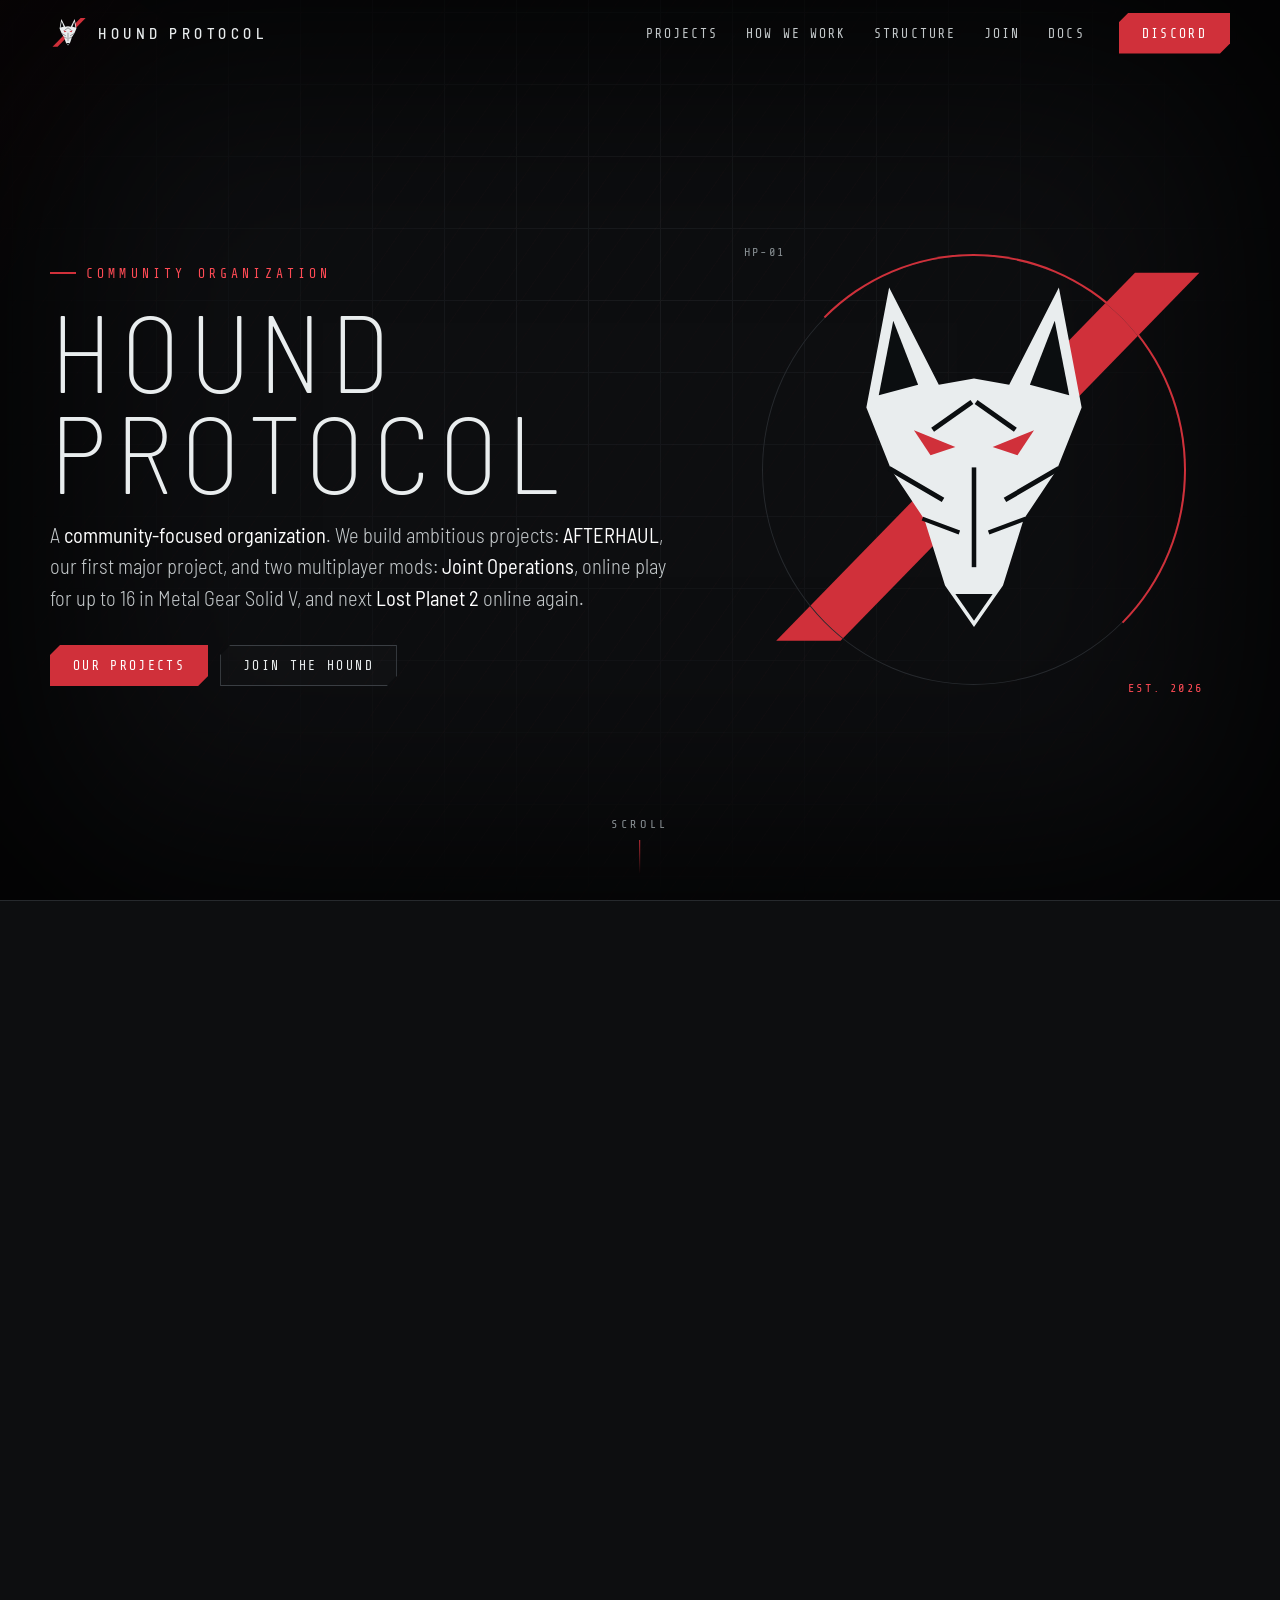
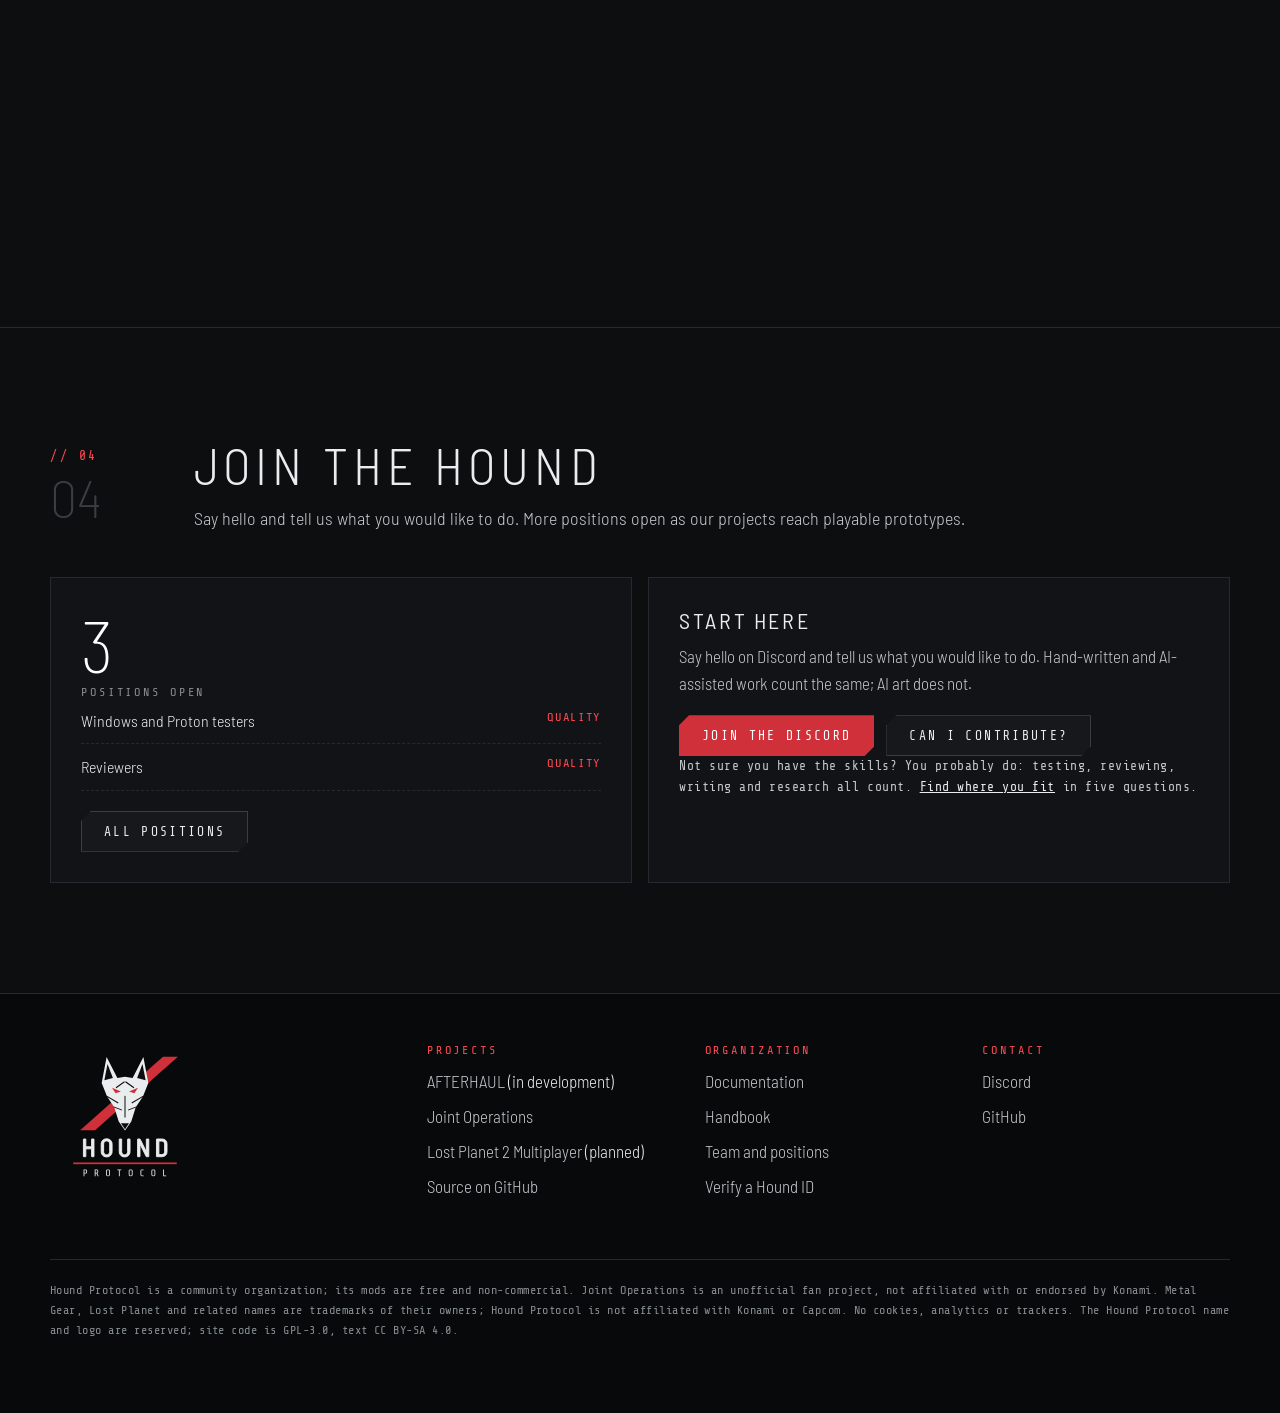
<file: index.html>
<!doctype html>
<html lang="en" class="no-js">
<head>
<meta charset="utf-8">
<meta name="viewport" content="width=device-width, initial-scale=1, viewport-fit=cover">
<title>Hound Protocol</title>
<meta name="description" content="Hound Protocol is a community-focused organization. We build ambitious projects: AFTERHAUL, an offroad trucking game for up to 8 players and our first major project, and two multiplayer mods, Joint Operations for Metal Gear Solid V and Lost Planet 2 Multiplayer.">
<meta name="theme-color" content="#0d0e10">
<meta property="og:type" content="website">
<meta property="og:title" content="Hound Protocol">
<meta property="og:description" content="A community-focused organization. We build ambitious projects: AFTERHAUL, our first major project, and two multiplayer mods.">
<meta property="og:image" content="https://hound-protocol.github.io/hound-protocol-web/assets/brand/hound-protocol-avatar.png">
<link rel="icon" href="assets/img/favicon.svg" type="image/svg+xml">
<link rel="preload" href="assets/fonts/barlow-semi-condensed-extralight.woff" as="font" type="font/woff" crossorigin>
<link rel="stylesheet" href="assets/css/hp.css">
</head>
<body>
<div class="boot" id="boot" aria-hidden="true">
  <div><svg class="b-mark" viewBox="0 0 200 200" aria-hidden="true"><g class="b-slash"><polygon points="14.0,176.0 170.0,16.0 198.0,16.0 42.0,176.0" fill="#d0303a"/></g><g class="b-face"><g transform="translate(10 8) scale(0.9)"><polygon points="100.0,60.0 117.0,63.0 141.0,16.0 152.0,74.0 140.0,104.0 124.0,128.0 114.0,160.0 100.0,180.0 86.0,160.0 76.0,128.0 60.0,104.0 48.0,74.0 59.0,16.0 83.0,63.0" fill="#e9edee"/><polygon points="139.0,32.0 146.0,68.0 127.0,63.0" fill="#0b0e10"/><polygon points="109.0,93.0 129.0,85.0 121.0,97.0" fill="#d0303a"/><line x1="102" y1="72" x2="119" y2="84" stroke="#0b0e10" stroke-width="2.4" stroke-linecap="square"/><line x1="140" y1="104" x2="116" y2="118" stroke="#0b0e10" stroke-width="2.4" stroke-linecap="square"/><line x1="124" y1="128" x2="108" y2="134" stroke="#0b0e10" stroke-width="2" stroke-linecap="square"/><polygon points="61.0,32.0 54.0,68.0 73.0,63.0" fill="#0b0e10"/><polygon points="91.0,93.0 71.0,85.0 79.0,97.0" fill="#d0303a"/><line x1="98" y1="72" x2="81" y2="84" stroke="#0b0e10" stroke-width="2.4" stroke-linecap="square"/><line x1="60" y1="104" x2="84" y2="118" stroke="#0b0e10" stroke-width="2.4" stroke-linecap="square"/><line x1="76" y1="128" x2="92" y2="134" stroke="#0b0e10" stroke-width="2" stroke-linecap="square"/><line x1="100" y1="104" x2="100" y2="150" stroke="#0b0e10" stroke-width="2.2" stroke-linecap="square"/><polygon points="91.0,164.0 109.0,164.0 100.0,177.0" fill="#0b0e10"/></g></g></svg><div class="b-txt">Hound <i>/</i> Protocol</div><div class="b-bar"><span></span></div></div>
</div>
<div class="backdrop" aria-hidden="true"><div class="grid"></div><div class="hatch"></div><div class="sweep"></div><div class="vign"></div></div>

<header class="top" id="top">
  <div class="wrap">
    <a class="brand" href="#"><svg viewBox="0 0 200 200" aria-hidden="true"><polygon points="14.0,176.0 170.0,16.0 198.0,16.0 42.0,176.0" fill="#d0303a"/><g transform="translate(10 8) scale(0.9)"><polygon points="100.0,60.0 117.0,63.0 141.0,16.0 152.0,74.0 140.0,104.0 124.0,128.0 114.0,160.0 100.0,180.0 86.0,160.0 76.0,128.0 60.0,104.0 48.0,74.0 59.0,16.0 83.0,63.0" fill="#e9edee"/><polygon points="139.0,32.0 146.0,68.0 127.0,63.0" fill="#0b0e10"/><polygon points="109.0,93.0 129.0,85.0 121.0,97.0" fill="#d0303a"/><line x1="102" y1="72" x2="119" y2="84" stroke="#0b0e10" stroke-width="2.4" stroke-linecap="square"/><line x1="140" y1="104" x2="116" y2="118" stroke="#0b0e10" stroke-width="2.4" stroke-linecap="square"/><line x1="124" y1="128" x2="108" y2="134" stroke="#0b0e10" stroke-width="2" stroke-linecap="square"/><polygon points="61.0,32.0 54.0,68.0 73.0,63.0" fill="#0b0e10"/><polygon points="91.0,93.0 71.0,85.0 79.0,97.0" fill="#d0303a"/><line x1="98" y1="72" x2="81" y2="84" stroke="#0b0e10" stroke-width="2.4" stroke-linecap="square"/><line x1="60" y1="104" x2="84" y2="118" stroke="#0b0e10" stroke-width="2.4" stroke-linecap="square"/><line x1="76" y1="128" x2="92" y2="134" stroke="#0b0e10" stroke-width="2" stroke-linecap="square"/><line x1="100" y1="104" x2="100" y2="150" stroke="#0b0e10" stroke-width="2.2" stroke-linecap="square"/><polygon points="91.0,164.0 109.0,164.0 100.0,177.0" fill="#0b0e10"/></g></svg><b>Hound Protocol</b></a>
    <button class="menu-btn" id="menuBtn" aria-expanded="false" aria-controls="nav">Menu</button>
    <nav class="nav" id="nav" aria-label="Sections">
      <a href="#projects">Projects</a><a href="#how">How we work</a><a href="#structure">Structure</a><a href="#join">Join</a><a href="docs.html">Docs</a>
    </nav>
    <a class="btn red" href="https://discord.gg/QTpJ89kMCM" target="_blank" rel="noopener noreferrer">Discord</a>
  </div>
</header>

<main>
  <section class="hero" aria-label="Hound Protocol">
    <div class="wrap">
      <div class="rv">
        <span class="kicker">Community organization</span>
        <h1><span class="r">Hound</span><span class="r">Protocol</span></h1>
        <p class="lead">A <b>community-focused organization</b>. We build ambitious projects: <b>AFTERHAUL</b>, our first major project, and two multiplayer mods: <b>Joint Operations</b>, online play for up to 16 in Metal Gear Solid V, and next <b>Lost Planet 2</b> online again.</p>
        <div class="cta"><a class="btn red" href="#projects">Our projects</a><a class="btn" href="#join">Join the Hound</a></div>
      </div>
      <div class="hero-mark rv" data-d="200"><div class="ring"></div><span class="tick a">HP-01</span><span class="tick b">EST. 2026</span><div id="heroMark"><svg viewBox="0 0 200 200" role="img" aria-label="Hound Protocol"><g class="slash"><polygon points="14.0,176.0 170.0,16.0 198.0,16.0 42.0,176.0" fill="#d0303a"/></g><g transform="translate(10 8) scale(0.9)"><polygon points="100.0,60.0 117.0,63.0 141.0,16.0 152.0,74.0 140.0,104.0 124.0,128.0 114.0,160.0 100.0,180.0 86.0,160.0 76.0,128.0 60.0,104.0 48.0,74.0 59.0,16.0 83.0,63.0" fill="#e9edee"/><polygon points="139.0,32.0 146.0,68.0 127.0,63.0" fill="#0b0e10"/><polygon points="109.0,93.0 129.0,85.0 121.0,97.0" fill="#d0303a"/><line x1="102" y1="72" x2="119" y2="84" stroke="#0b0e10" stroke-width="2.4" stroke-linecap="square"/><line x1="140" y1="104" x2="116" y2="118" stroke="#0b0e10" stroke-width="2.4" stroke-linecap="square"/><line x1="124" y1="128" x2="108" y2="134" stroke="#0b0e10" stroke-width="2" stroke-linecap="square"/><polygon points="61.0,32.0 54.0,68.0 73.0,63.0" fill="#0b0e10"/><polygon points="91.0,93.0 71.0,85.0 79.0,97.0" fill="#d0303a"/><line x1="98" y1="72" x2="81" y2="84" stroke="#0b0e10" stroke-width="2.4" stroke-linecap="square"/><line x1="60" y1="104" x2="84" y2="118" stroke="#0b0e10" stroke-width="2.4" stroke-linecap="square"/><line x1="76" y1="128" x2="92" y2="134" stroke="#0b0e10" stroke-width="2" stroke-linecap="square"/><line x1="100" y1="104" x2="100" y2="150" stroke="#0b0e10" stroke-width="2.2" stroke-linecap="square"/><polygon points="91.0,164.0 109.0,164.0 100.0,177.0" fill="#0b0e10"/></g></svg></div></div>
    </div>
    <div class="scroll-cue">Scroll</div>
  </section>

  <section class="s" id="projects">
    <div class="wrap">
      <div class="s-head rv"><div class="s-num">// 01<b>01</b></div><div><h2>Projects</h2><p>One main project, and the side projects we build beside it. Each has its own team and its own documentation.</p></div></div>
      <div class="tier main">
        <div class="tier-tab rv" aria-hidden="true"><span>Main project</span><b>01</b></div>
      <article class="proj ah rv wipe" id="afterhaul" aria-labelledby="ahTitle">
        <div class="ah-mark" aria-hidden="true"><b>AFTER</b><b>HAUL</b><span>Video game</span></div>
        <div>
          <span class="tag">Video game · In development</span>
          <h3 id="ahTitle">AFTERHAUL</h3>
          <p>A visceral offroad trucking experience for up to 8 players: a comprehensive structure, a destructible environment, deformable ground and more.</p>
          <ul class="facts"><li>Players <b>up to 8</b></li><li>Status <b>in development</b></li><li>Community <b><a href="https://discord.gg/QTpJ89kMCM" target="_blank" rel="noopener noreferrer">Discord</a></b></li></ul>
        </div>
        <a class="go" href="https://hound-protocol.github.io/afterhaul-web/">Visit the website →</a>
      </article>
      </div>
      <div class="tier side">
        <div class="tier-head rv"><span class="tier-label">Side projects</span><b>02</b><i aria-hidden="true"></i><em>Multiplayer mods, built in the open and free</em></div>
        <div class="side-grid">
      <a class="proj mod rv wipe" href="https://hound-protocol.github.io/joint-operations-web/">
        <img src="assets/brand/joint-operations-mark.svg" alt="Joint Operations" width="220" height="203">
        <div>
          <span class="tag">Multiplayer mod · In development</span>
          <h3>Joint Operations</h3>
          <p>A multiplayer mod for Metal Gear Solid V: The Phantom Pain. The host runs the missions, up to 15 clients share the session in the same open world. Windows and Linux. Free and open source.</p>
          <ul class="facts"><li>Website <b id="joVersion">1.x</b></li><li>First playable <b>0.1</b></li><li>Players <b>up to 16</b></li></ul>
          <div class="meter"><i id="joMeter" data-w="0%"></i></div><ul class="facts"><li id="joProgress">Road to 0.1</li></ul>
        </div>
        <span class="go">Visit the project →</span>
      </a>
      <article class="proj planned rv wipe" id="lost-planet-2" aria-labelledby="lp2Title">
        <div class="ph" aria-hidden="true"><b>LP2</b><span>Working name</span></div>
        <div>
          <span class="tag">Multiplayer mod · Planned, not started</span>
          <h3 id="lp2Title">Lost Planet&nbsp;2 Multiplayer</h3>
          <p>Lost Planet 2 (2010) was made to be played together: a campaign for four players and versus matches for sixteen. On PC its online play ran on Games for Windows Live. Steam sales have been paused since 2021, and an update in May 2025 removed Games for Windows Live, and official online play with it. We want owners of the game to play it together online again, and later perhaps other Lost Planet titles.</p>
          <ul class="facts"><li>Co-op <b>up to 4</b></li><li>Versus <b>up to 16</b></li><li>PC</li><li>Your own copy</li></ul>
          <ul class="facts rules"><li>No Capcom files or assets</li><li>Clean-room, open source</li><li>Not affiliated with Capcom</li></ul>
          <p class="src">Sources: <a href="https://store.steampowered.com/app/45750/Lost_Planet_2" target="_blank" rel="noopener noreferrer">Steam store page</a>, <a href="https://www.pcgamer.com/games/action/4-years-after-being-delisted-lost-planet-2-finally-got-a-steam-update-to-remove-games-for-windows-live-but-it-also-removed-online-multiplayer-and-blew-up-everyones-saves/" target="_blank" rel="noopener noreferrer">PC Gamer, May 2025</a>. Details and planning on Discord.</p>
        </div>
        <a class="go" href="https://discord.gg/QTpJ89kMCM" target="_blank" rel="noopener noreferrer">Talk about it →</a>
      </article>
        </div>
      </div>
      <div class="next rv" data-d="150"><b>More to come.</b> New projects start when the team is ready for them. Ideas are welcome on Discord.</div>
    </div>
  </section>

  <section class="s" id="how">
    <div class="wrap">
      <div class="s-head rv"><div class="s-num">// 02<b>02</b></div><div><h2>How we work</h2><p>A passion project, not a boot camp. No deadlines, no time pressure. What we ask for is care.</p></div></div>
      <div class="cards">
        <article class="card rv" data-d="0"><span class="n">01</span><h3>Solid hierarchy</h3><p>Everyone knows who decides what. Authority only flows down, and only in its own kind: social, technical or organizational.</p></article>
        <article class="card rv" data-d="120"><span class="n">02</span><h3>Open communication</h3><p>Anyone can talk to anyone, at any level. Questions, ideas and disagreements happen in the open by default.</p></article>
        <article class="card rv" data-d="240"><span class="n">03</span><h3>Transparency</h3><p>Decisions are written down with who made them and why. Roles are public. Work is credited to the person who did it, and to the tools they used.</p></article>
      </div>
    </div>
  </section>

  <section class="s" id="structure">
    <div class="wrap">
      <div class="s-head rv"><div class="s-num">// 03<b>03</b></div><div><h2>Structure</h2><p>Organized like a unit: four departments, keycard levels from LV2 to LV7, and contractors graded E to S++ in each field.</p></div></div>
      <div class="chain rv wipe">
        <div class="dept"><span class="lv">LV6</span><h3>Administration</h3><p>Direction, accounts, community and moderation, recruiting.</p></div>
        <div class="dept"><span class="lv">LV5</span><h3>Development</h3><p>Architecture, code, merges and contract scope.</p></div>
        <div class="dept"><span class="lv">LV4</span><h3>Quality</h3><p>Testing on Windows and Linux, reviews, release sign-off.</p></div>
        <div class="dept"><span class="lv">LV3</span><h3>Contractors</h3><p>Take a contract, deliver it, leave whenever you like.</p></div>
      </div>
      <p class="note rv">Careless work and skipped duties earn infractions at every level, leads included. Three suspend, appeals are always open. Full rules: <a href="docs.html#handbook">the handbook</a>.</p>
    </div>
  </section>

  <section class="s" id="join">
    <div class="wrap">
      <div class="s-head rv"><div class="s-num">// 04<b>04</b></div><div><h2>Join the Hound</h2><p>Say hello and tell us what you would like to do. More positions open as our projects reach playable prototypes.</p></div></div>
      <div class="join">
        <div class="panel rv" data-d="0"><div class="big-num" id="openNum">3<small>positions open</small></div><ul class="open-list" id="openList"><li>Windows and Proton testers<span>Quality</span></li><li>Reviewers<span>Quality</span></li></ul><a class="btn" href="https://hound-protocol.github.io/joint-operations-web/#/team">All positions</a></div>
        <div class="panel rv" data-d="150"><h3>Start here</h3><p>Say hello on Discord and tell us what you would like to do. Hand-written and AI-assisted work count the same; AI art does not.</p>
          <div class="cta" style="display:flex;flex-wrap:wrap;gap:12px"><a class="btn red" href="https://discord.gg/QTpJ89kMCM" target="_blank" rel="noopener noreferrer">Join the Discord</a><a class="btn" href="docs.html#hp-gde-017">Can I contribute?</a></div>
          <p class="note">Not sure you have the skills? You probably do: testing, reviewing, writing and research all count. <a href="docs.html#hp-gde-017">Find where you fit</a> in five questions.</p></div>
      </div>
    </div>
  </section>
</main>

<footer>
  <div class="wrap">
    <div><img class="lock" src="assets/brand/hound-protocol-lockup.svg" alt="Hound Protocol" width="150" height="138"></div>
    <div><h4>Projects</h4><ul><li><a href="https://hound-protocol.github.io/afterhaul-web/">AFTERHAUL</a> (in development)</li><li><a href="https://hound-protocol.github.io/joint-operations-web/">Joint Operations</a></li><li><a href="#lost-planet-2">Lost Planet 2 Multiplayer</a> (planned)</li><li><a href="https://github.com/Hound-Protocol/Joint-Operations">Source on GitHub</a></li></ul></div>
    <div><h4>Organization</h4><ul><li><a href="docs.html">Documentation</a></li><li><a href="docs.html#handbook">Handbook</a></li><li><a href="https://hound-protocol.github.io/joint-operations-web/#/team">Team and positions</a></li><li><a href="https://hound-protocol.github.io/joint-operations-web/#/verify">Verify a Hound ID</a></li></ul></div>
    <div><h4>Contact</h4><ul><li><a href="https://discord.gg/QTpJ89kMCM">Discord</a></li><li><a href="https://github.com/Hound-Protocol">GitHub</a></li></ul></div>
    <p class="fine">Hound Protocol is a community organization; its mods are free and non-commercial. Joint Operations is an unofficial fan project, not affiliated with or endorsed by Konami. Metal Gear, Lost Planet and related names are trademarks of their owners; Hound Protocol is not affiliated with Konami or Capcom. No cookies, analytics or trackers. The Hound Protocol name and logo are reserved; site code is GPL-3.0, text CC BY-SA 4.0.</p>
  </div>
</footer>
<script src="assets/js/hp.js"></script>
</body>
</html>
</file>
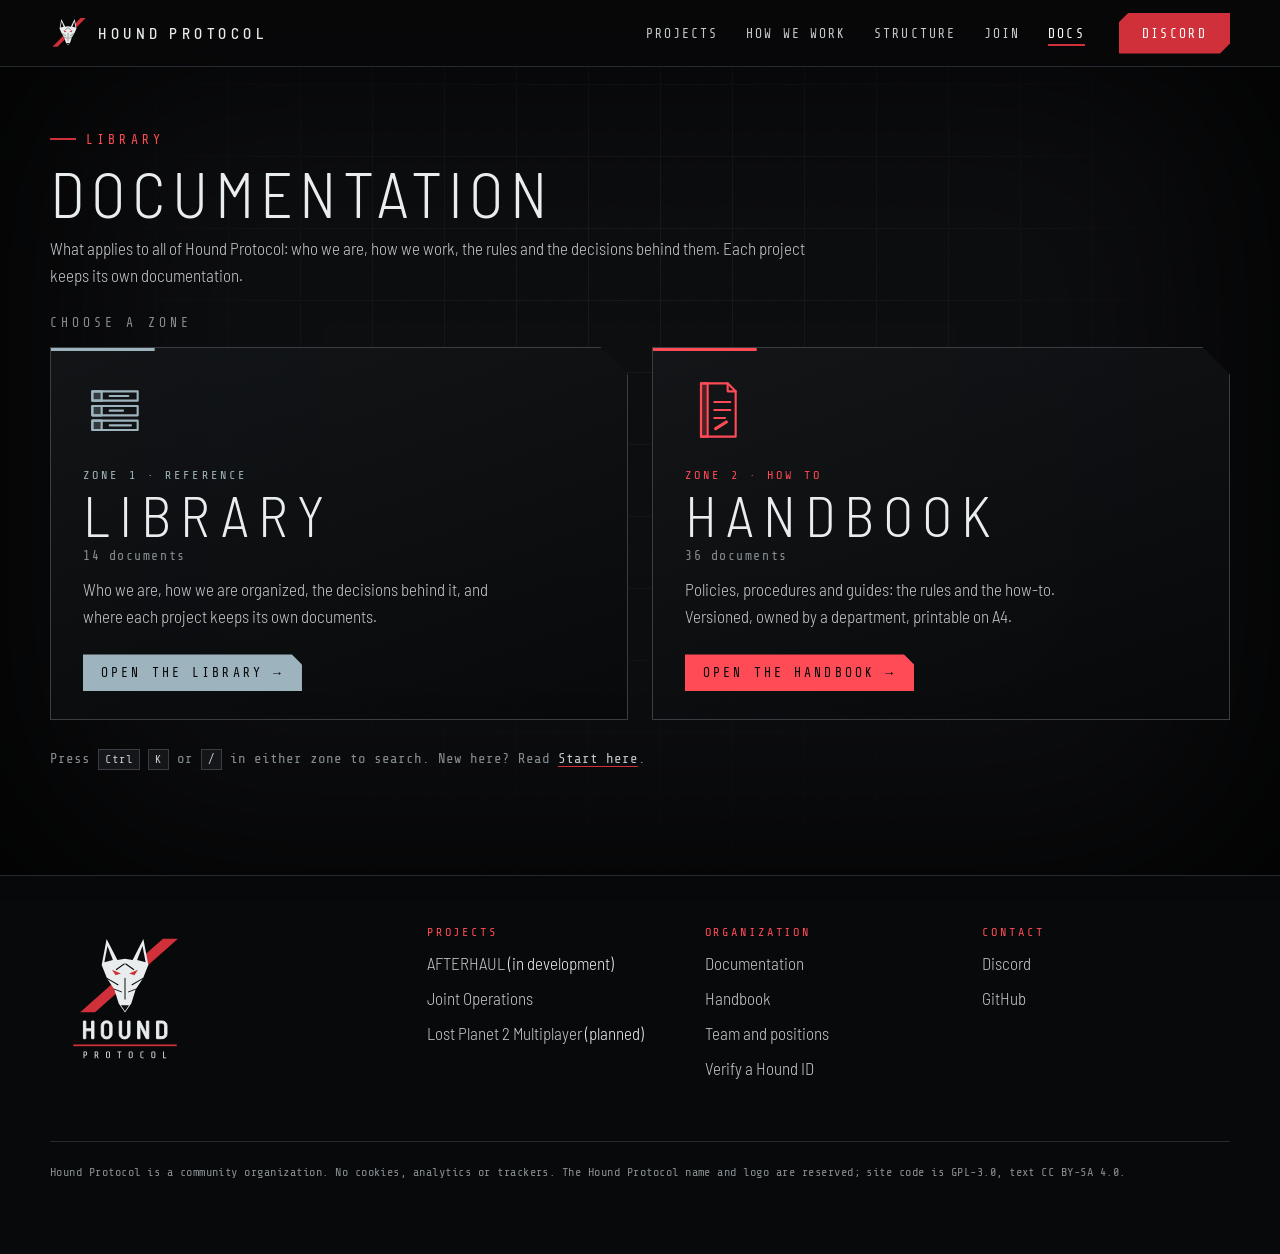
<file: docs.html>
<!doctype html>
<html lang="en" class="no-js">
<head>
<meta charset="utf-8">
<meta name="viewport" content="width=device-width, initial-scale=1, viewport-fit=cover">
<title>Documentation · Hound Protocol</title>
<meta name="description" content="Hound Protocol documentation: the Library (team, governance, decisions, brand) and the Handbook (policies, procedures and guides) that apply to every project.">
<meta name="theme-color" content="#0d0e10">
<link rel="icon" href="assets/img/favicon.svg" type="image/svg+xml">
<link rel="stylesheet" href="assets/css/hp.css">
<link rel="stylesheet" href="assets/css/docs.css">
</head>
<body class="docs-page">
<div class="boot done" id="boot" aria-hidden="true"></div>
<div class="backdrop" aria-hidden="true"><div class="grid"></div><div class="hatch"></div><div class="vign"></div></div>

<header class="top solid" id="top">
  <div class="wrap">
    <a class="brand" href="./"><svg viewBox="0 0 200 200" aria-hidden="true"><polygon points="14.0,176.0 170.0,16.0 198.0,16.0 42.0,176.0" fill="#d0303a"/><g transform="translate(10 8) scale(0.9)"><polygon points="100.0,60.0 117.0,63.0 141.0,16.0 152.0,74.0 140.0,104.0 124.0,128.0 114.0,160.0 100.0,180.0 86.0,160.0 76.0,128.0 60.0,104.0 48.0,74.0 59.0,16.0 83.0,63.0" fill="#e9edee"/><polygon points="139.0,32.0 146.0,68.0 127.0,63.0" fill="#0b0e10"/><polygon points="109.0,93.0 129.0,85.0 121.0,97.0" fill="#d0303a"/><line x1="102" y1="72" x2="119" y2="84" stroke="#0b0e10" stroke-width="2.4" stroke-linecap="square"/><line x1="140" y1="104" x2="116" y2="118" stroke="#0b0e10" stroke-width="2.4" stroke-linecap="square"/><line x1="124" y1="128" x2="108" y2="134" stroke="#0b0e10" stroke-width="2" stroke-linecap="square"/><polygon points="61.0,32.0 54.0,68.0 73.0,63.0" fill="#0b0e10"/><polygon points="91.0,93.0 71.0,85.0 79.0,97.0" fill="#d0303a"/><line x1="98" y1="72" x2="81" y2="84" stroke="#0b0e10" stroke-width="2.4" stroke-linecap="square"/><line x1="60" y1="104" x2="84" y2="118" stroke="#0b0e10" stroke-width="2.4" stroke-linecap="square"/><line x1="76" y1="128" x2="92" y2="134" stroke="#0b0e10" stroke-width="2" stroke-linecap="square"/><line x1="100" y1="104" x2="100" y2="150" stroke="#0b0e10" stroke-width="2.2" stroke-linecap="square"/><polygon points="91.0,164.0 109.0,164.0 100.0,177.0" fill="#0b0e10"/></g></svg><b>Hound Protocol</b></a>
    <button class="menu-btn" id="menuBtn" aria-expanded="false" aria-controls="nav">Menu</button>
    <nav class="nav" id="nav" aria-label="Sections">
      <a href="./#projects">Projects</a><a href="./#how">How we work</a><a href="./#structure">Structure</a><a href="./#join">Join</a><a class="on" href="docs.html" aria-current="page">Docs</a>
    </nav>
    <a class="btn red" href="https://discord.gg/QTpJ89kMCM" target="_blank" rel="noopener noreferrer">Discord</a>
  </div>
</header>

<main class="docs-main">
  <div class="wrap" id="docApp">
    <noscript><div class="docs-head"><h1>Documentation</h1><p class="lead">The documents are on <a href="https://github.com/Hound-Protocol/hound-protocol-web/tree/main/docs">GitHub</a>.</p></div></noscript>
  </div>
</main>

<footer>
  <div class="wrap">
    <div><img class="lock" src="assets/brand/hound-protocol-lockup.svg" alt="Hound Protocol" width="150" height="138"></div>
    <div><h4>Projects</h4><ul><li><a href="./#afterhaul">AFTERHAUL</a> (in development)</li><li><a href="https://hound-protocol.github.io/joint-operations-web/">Joint Operations</a></li><li><a href="./#lost-planet-2">Lost Planet 2 Multiplayer</a> (planned)</li></ul></div>
    <div><h4>Organization</h4><ul><li><a href="docs.html">Documentation</a></li><li><a href="docs.html#handbook">Handbook</a></li><li><a href="https://hound-protocol.github.io/joint-operations-web/#/team">Team and positions</a></li><li><a href="https://hound-protocol.github.io/joint-operations-web/#/verify">Verify a Hound ID</a></li></ul></div>
    <div><h4>Contact</h4><ul><li><a href="https://discord.gg/QTpJ89kMCM">Discord</a></li><li><a href="https://github.com/Hound-Protocol">GitHub</a></li></ul></div>
    <p class="fine">Hound Protocol is a community organization. No cookies, analytics or trackers. The Hound Protocol name and logo are reserved; site code is GPL-3.0, text CC BY-SA 4.0.</p>
  </div>
</footer>
<script src="assets/js/docs.js"></script>
</body>
</html>
</file>
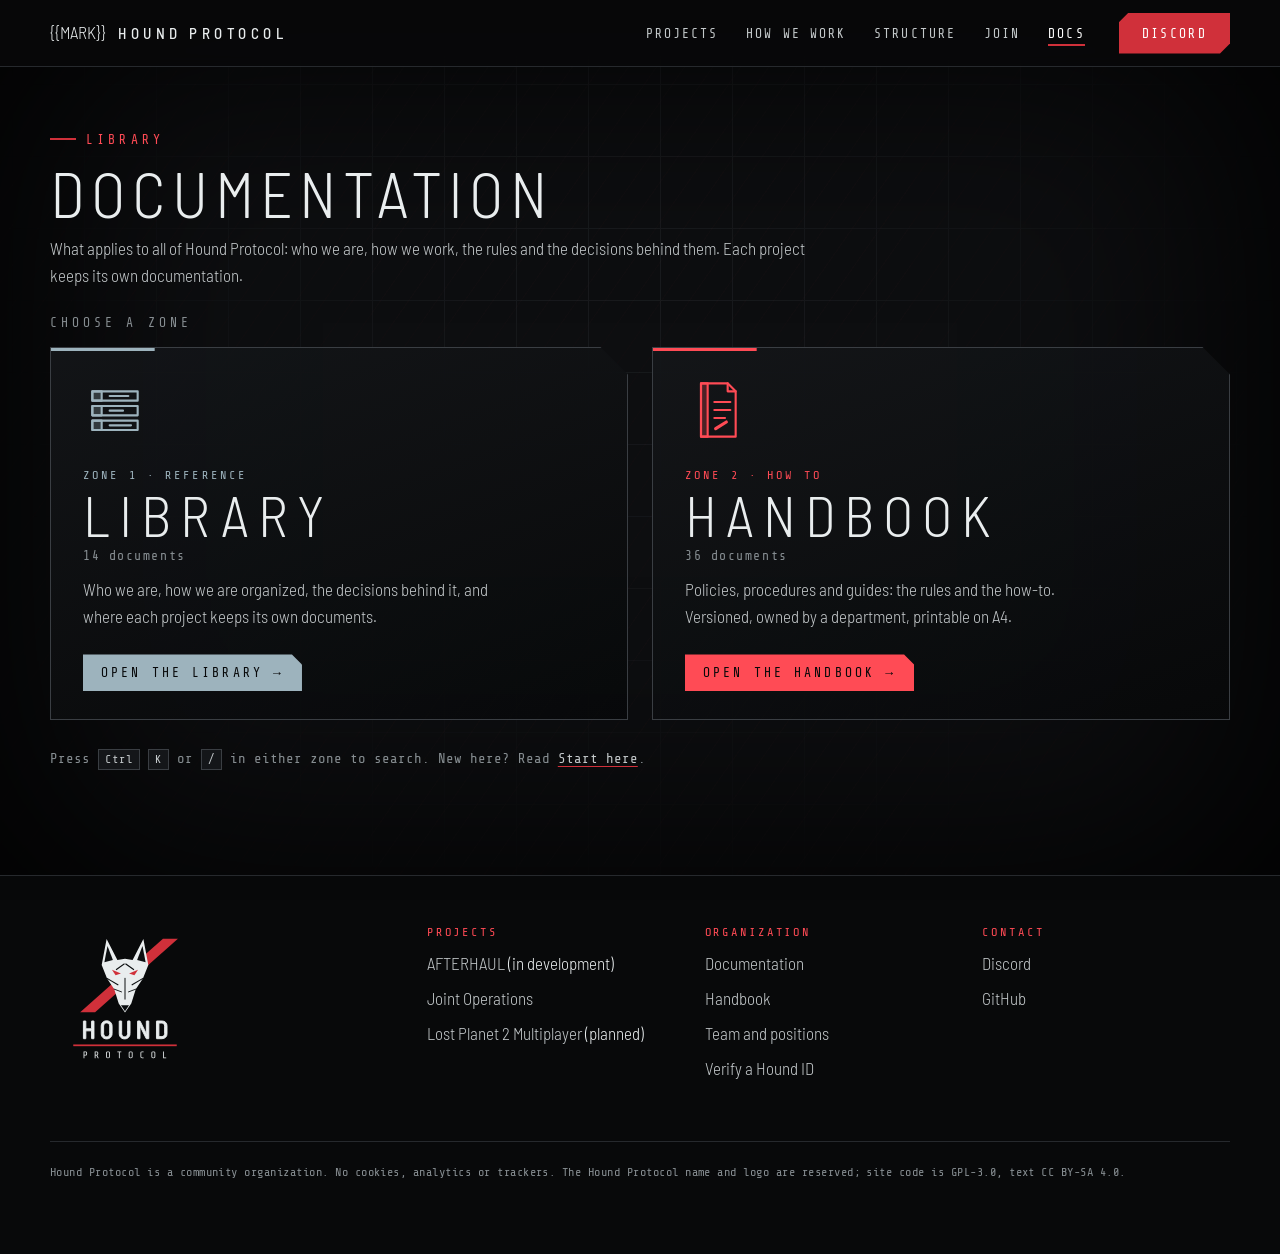
<file: docs.template.html>
<!doctype html>
<html lang="en" class="no-js">
<head>
<meta charset="utf-8">
<meta name="viewport" content="width=device-width, initial-scale=1, viewport-fit=cover">
<title>Documentation · Hound Protocol</title>
<meta name="description" content="Hound Protocol documentation: the Library (team, governance, decisions, brand) and the Handbook (policies, procedures and guides) that apply to every project.">
<meta name="theme-color" content="#0d0e10">
<link rel="icon" href="assets/img/favicon.svg" type="image/svg+xml">
<link rel="stylesheet" href="assets/css/hp.css">
<link rel="stylesheet" href="assets/css/docs.css">
</head>
<body class="docs-page">
<div class="boot done" id="boot" aria-hidden="true"></div>
<div class="backdrop" aria-hidden="true"><div class="grid"></div><div class="hatch"></div><div class="vign"></div></div>

<header class="top solid" id="top">
  <div class="wrap">
    <a class="brand" href="./">{{MARK}}<b>Hound Protocol</b></a>
    <button class="menu-btn" id="menuBtn" aria-expanded="false" aria-controls="nav">Menu</button>
    <nav class="nav" id="nav" aria-label="Sections">
      <a href="./#projects">Projects</a><a href="./#how">How we work</a><a href="./#structure">Structure</a><a href="./#join">Join</a><a class="on" href="docs.html" aria-current="page">Docs</a>
    </nav>
    <a class="btn red" href="https://discord.gg/QTpJ89kMCM" target="_blank" rel="noopener noreferrer">Discord</a>
  </div>
</header>

<main class="docs-main">
  <div class="wrap" id="docApp">
    <noscript><div class="docs-head"><h1>Documentation</h1><p class="lead">The documents are on <a href="https://github.com/Hound-Protocol/hound-protocol-web/tree/main/docs">GitHub</a>.</p></div></noscript>
  </div>
</main>

<footer>
  <div class="wrap">
    <div><img class="lock" src="assets/brand/hound-protocol-lockup.svg" alt="Hound Protocol" width="150" height="138"></div>
    <div><h4>Projects</h4><ul><li><a href="./#afterhaul">AFTERHAUL</a> (in development)</li><li><a href="https://hound-protocol.github.io/joint-operations-web/">Joint Operations</a></li><li><a href="./#lost-planet-2">Lost Planet 2 Multiplayer</a> (planned)</li></ul></div>
    <div><h4>Organization</h4><ul><li><a href="docs.html">Documentation</a></li><li><a href="docs.html#handbook">Handbook</a></li><li><a href="https://hound-protocol.github.io/joint-operations-web/#/team">Team and positions</a></li><li><a href="https://hound-protocol.github.io/joint-operations-web/#/verify">Verify a Hound ID</a></li></ul></div>
    <div><h4>Contact</h4><ul><li><a href="https://discord.gg/QTpJ89kMCM">Discord</a></li><li><a href="https://github.com/Hound-Protocol">GitHub</a></li></ul></div>
    <p class="fine">Hound Protocol is a community organization. No cookies, analytics or trackers. The Hound Protocol name and logo are reserved; site code is GPL-3.0, text CC BY-SA 4.0.</p>
  </div>
</footer>
<script src="assets/js/docs.js"></script>
</body>
</html>
</file>
<file: assets/css/hp.css>
/* Hound Protocol: organization site. Colors from the logo: white, black and red. */
@font-face { font-family: "Barlow Semi Condensed"; font-weight: 200; font-display: swap; src: url("../fonts/barlow-semi-condensed-extralight.woff") format("woff"); }
@font-face { font-family: "Barlow Semi Condensed"; font-weight: 300; font-display: swap; src: url("../fonts/barlow-semi-condensed-light.woff") format("woff"); }
@font-face { font-family: "Barlow Semi Condensed"; font-weight: 400; font-display: swap; src: url("../fonts/barlow-semi-condensed-regular.woff") format("woff"); }
@font-face { font-family: "Barlow Semi Condensed"; font-weight: 500; font-display: swap; src: url("../fonts/barlow-semi-condensed-medium.woff") format("woff"); }
@font-face { font-family: "Share Tech Mono"; font-weight: 400; font-display: swap; src: url("../fonts/share-tech-mono-regular.woff") format("woff"); }

:root {
  color-scheme: dark;
  --ink: #08090a; --bg: #0d0e10; --bg-2: #141619; --line: #26292d; --line-2: #3a3e43;
  --fg: #e9edee; --fg-2: #c3c8ca; --dim: #868d91;
  --red: #d0303a; --red-hi: #ff4b55; --red-lo: rgba(208,48,58,.14);
  --ui: "Barlow Semi Condensed", "Arial Narrow", Arial, sans-serif;
  --mono: "Share Tech Mono", ui-monospace, Consolas, monospace;
  --ease: cubic-bezier(.2,.8,.2,1);
  --w: 1180px; --w: min(1180px, calc(100vw - 48px));
}
*, *::before, *::after { box-sizing: border-box; }
html { scroll-behavior: smooth; -webkit-text-size-adjust: 100%; }
body { margin: 0; background: var(--bg); color: var(--fg); font: 300 17px/1.6 var(--ui); overflow-x: hidden; }
a { color: inherit; }
::selection { background: var(--red); color: #fff; }
:focus-visible { outline: 2px solid var(--red-hi); outline-offset: 3px; }
.wrap { width: var(--w); margin: 0 auto; }
[hidden] { display: none !important; }

/* ---------- Backdrop: diagonal hatching, grid and a slow red sweep ---------- */
.backdrop { position: fixed; top: 0; right: 0; bottom: 0; left: 0; z-index: 0; pointer-events: none; overflow: hidden; }
.backdrop .grid { position: absolute; top: -60px; right: -60px; bottom: -60px; left: -60px; opacity: .5;
  background-image: linear-gradient(var(--line) 1px, transparent 1px), linear-gradient(90deg, var(--line) 1px, transparent 1px); background-size: 72px 72px;
  -webkit-mask-image: radial-gradient(ellipse at 50% 30%, #000 0, transparent 70%); mask-image: radial-gradient(ellipse at 50% 30%, #000 0, transparent 70%); }
.backdrop .hatch { position: absolute; top: 0; right: 0; bottom: 0; left: 0; opacity: .5; background: repeating-linear-gradient(-55deg, transparent 0 22px, rgba(208,48,58,.035) 22px 23px); }
.backdrop .sweep { position: absolute; top: -20%; left: -40%; width: 30%; height: 140%; transform: rotate(35deg); background: linear-gradient(90deg, transparent, rgba(208,48,58,.08), transparent); animation: sweep 14s linear infinite; }
.backdrop .vign { position: absolute; top: 0; right: 0; bottom: 0; left: 0; box-shadow: inset 0 0 220px 60px rgba(0,0,0,.85); }
@keyframes sweep { to { left: 140%; } }

/* ---------- Boot sequence ---------- */
.boot { position: fixed; top: 0; right: 0; bottom: 0; left: 0; z-index: 50; display: grid; place-items: center; background: var(--ink); transition: opacity .6s var(--ease), visibility .6s; }
.boot.done { opacity: 0; visibility: hidden; }
.boot .b-mark { width: 150px; height: 150px; }
.boot .b-slash { transform-origin: 0 100%; transform: scaleX(0); animation: slashIn .55s .15s var(--ease) forwards; }
.boot .b-face { opacity: 0; animation: faceIn .6s .55s var(--ease) forwards; }
.boot .b-txt { margin-top: 18px; font: 400 13px/1 var(--mono); letter-spacing: .5em; text-transform: uppercase; color: var(--dim); text-align: center; }
.boot .b-txt i { font-style: normal; color: var(--red-hi); }
.boot .b-bar { width: 180px; height: 2px; margin: 14px auto 0; background: var(--line); overflow: hidden; }
.boot .b-bar span { display: block; height: 100%; width: 0; background: var(--red); animation: load 1.1s .3s var(--ease) forwards; }
@keyframes slashIn { to { transform: scaleX(1); } }
@keyframes faceIn { from { opacity: 0; transform: translateY(6px); } to { opacity: 1; transform: none; } }
@keyframes load { to { width: 100%; } }

/* ---------- Top bar ---------- */
.top { position: fixed; top: 0; left: 0; right: 0; z-index: 20; transition: background-color .4s var(--ease), border-color .4s; border-bottom: 1px solid transparent; }
.top.solid { background: rgba(8,9,10,.88); border-bottom-color: var(--line); -webkit-backdrop-filter: blur(8px); backdrop-filter: blur(8px); }
.top .wrap { display: flex; align-items: center; gap: 22px; height: 66px; }
.brand { display: flex; align-items: center; gap: 12px; text-decoration: none; }
.brand svg { width: 36px; height: 36px; }
.brand b { font: 500 15px/1 var(--ui); letter-spacing: .3em; text-transform: uppercase; }
.nav { display: flex; gap: 4px; margin-left: auto; }
.nav a { position: relative; padding: 10px 12px; font: 400 13px/1 var(--mono); letter-spacing: .16em; text-transform: uppercase; color: var(--fg-2); text-decoration: none; transition: color .3s var(--ease); }
.nav a::after { content: ""; position: absolute; left: 12px; right: 12px; bottom: 4px; height: 2px; background: var(--red); transform: scaleX(0); transform-origin: left; transition: transform .35s var(--ease); }
.nav a:hover, .nav a.on { color: #fff; }
.nav a:hover::after, .nav a.on::after { transform: scaleX(1); }
.btn { display: inline-flex; align-items: center; gap: 10px; padding: 13px 22px; font: 400 13px/1 var(--mono); letter-spacing: .18em; text-transform: uppercase; text-decoration: none; color: var(--fg); border: 1px solid var(--line-2); background: rgba(255,255,255,.02);
  -webkit-clip-path: polygon(10px 0, 100% 0, 100% calc(100% - 10px), calc(100% - 10px) 100%, 0 100%, 0 10px); clip-path: polygon(10px 0, 100% 0, 100% calc(100% - 10px), calc(100% - 10px) 100%, 0 100%, 0 10px);
  transition: background-color .3s var(--ease), border-color .3s, color .3s, transform .3s var(--ease); }
.btn:hover { border-color: var(--fg); background: rgba(255,255,255,.07); transform: translateY(-1px); }
.btn.red { background: var(--red); border-color: var(--red); color: #fff; }
.btn.red:hover { background: var(--red-hi); border-color: var(--red-hi); }
.btn:active { transform: translateY(1px); }
.btn svg { width: 16px; height: 16px; }
.menu-btn { display: none; margin-left: auto; background: none; border: 1px solid var(--line-2); color: var(--fg); padding: 9px 12px; font: 400 12px/1 var(--mono); letter-spacing: .16em; }

/* ---------- Hero ---------- */
main { position: relative; z-index: 1; }
.hero { position: relative; min-height: 100vh; min-height: 100svh; display: flex; align-items: center; padding: 110px 0 70px; }
.hero .wrap { display: grid; grid-template-columns: minmax(0, 1.1fr) minmax(0, .9fr); gap: 40px; align-items: center; }
.kicker { display: inline-flex; align-items: center; gap: 10px; font: 400 13px/1 var(--mono); letter-spacing: .32em; text-transform: uppercase; color: var(--red-hi); }
.kicker::before { content: ""; width: 26px; height: 2px; background: var(--red); }
.hero h1 { margin: 18px 0 18px; font: 200 clamp(54px, 8.6vw, 128px)/.92 var(--ui); letter-spacing: .08em; text-transform: uppercase; }
.hero h1 span { display: block; }
.hero h1 .r { color: var(--fg); -webkit-text-stroke: 0; }
.hero h1 .o { font-weight: 500; letter-spacing: .14em; font-size: .42em; color: var(--fg-2); margin-top: 10px; }
.hero p.lead { max-width: 34em; margin: 0 0 30px; font: 300 clamp(18px, 1.6vw, 22px)/1.55 var(--ui); color: var(--fg-2); }
.hero p.lead b { color: #fff; font-weight: 400; }
.hero .cta { display: flex; flex-wrap: wrap; gap: 12px; }
.hero-mark { position: relative; justify-self: center; width: min(460px, 80vw); aspect-ratio: 1; }
.hero-mark svg { width: 100%; height: 100%; overflow: visible; }
.hero-mark .slash { transform-origin: 7% 88%; }
.hero-mark .ring { position: absolute; top: 4%; right: 4%; bottom: 4%; left: 4%; border: 1px solid var(--line); border-radius: 50%; }
.hero-mark .ring::before { content: ""; position: absolute; top: -2px; right: -2px; bottom: -2px; left: -2px; border-radius: 50%; border: 2px solid transparent; border-top-color: var(--red); border-right-color: var(--red); animation: spin 9s linear infinite; }
.hero-mark .tick { position: absolute; font: 400 12px/1 var(--mono); letter-spacing: .2em; color: var(--dim); }
.hero-mark .tick.a { top: 2%; left: 0; } .hero-mark .tick.b { bottom: 2%; right: 0; color: var(--red-hi); }
@keyframes spin { to { transform: rotate(360deg); } }
.scroll-cue { position: absolute; left: 50%; bottom: 26px; transform: translateX(-50%); font: 400 12px/1 var(--mono); letter-spacing: .3em; color: var(--dim); text-transform: uppercase; }
.scroll-cue::after { content: ""; display: block; width: 1px; height: 34px; margin: 10px auto 0; background: linear-gradient(var(--red), transparent); animation: cue 2s var(--ease) infinite; }
@keyframes cue { 0% { transform: scaleY(0); transform-origin: top; } 50% { transform: scaleY(1); transform-origin: top; } 51% { transform-origin: bottom; } 100% { transform: scaleY(0); transform-origin: bottom; } }

/* ---------- Sections ---------- */
section.s { position: relative; padding: 110px 0; border-top: 1px solid var(--line); }
.s-head { display: grid; grid-template-columns: 120px minmax(0, 1fr); gap: 24px; margin-bottom: 44px; }
.s-num { font: 400 13px/1.2 var(--mono); letter-spacing: .2em; color: var(--red-hi); padding-top: 10px; }
.s-num b { display: block; font: 200 54px/1 var(--ui); color: var(--line-2); letter-spacing: 0; margin-top: 6px; }
.s-head h2 { margin: 0 0 12px; font: 300 clamp(34px, 4vw, 54px)/1.05 var(--ui); letter-spacing: .1em; text-transform: uppercase; }
.s-head p { margin: 0; max-width: 46em; color: var(--fg-2); font-size: 18px; }

/* Reveal: a red slash wipes across, then the content settles */
.rv { position: relative; opacity: 0; transform: translateY(18px); transition: opacity .7s var(--ease), transform .7s var(--ease); }
.rv.in { opacity: 1; transform: none; }
.rv.wipe::after { content: ""; position: absolute; top: 0; bottom: 0; left: 0; right: 0; background: var(--red); transform: scaleX(0); transform-origin: left; pointer-events: none; }
.rv.wipe.in::after { animation: wipe .75s var(--ease); }
@keyframes wipe { 0% { transform: scaleX(0); transform-origin: left; } 45% { transform: scaleX(1); transform-origin: left; } 55% { transform: scaleX(1); transform-origin: right; } 100% { transform: scaleX(0); transform-origin: right; } }

/* Projects */
.proj { position: relative; display: grid; grid-template-columns: 220px minmax(0, 1fr) auto; gap: 34px; align-items: center; padding: 34px; border: 1px solid var(--line); background: linear-gradient(110deg, rgba(242,140,40,.06), rgba(20,22,25,.85) 40%); text-decoration: none;
  -webkit-clip-path: polygon(22px 0, 100% 0, 100% calc(100% - 22px), calc(100% - 22px) 100%, 0 100%, 0 22px); clip-path: polygon(22px 0, 100% 0, 100% calc(100% - 22px), calc(100% - 22px) 100%, 0 100%, 0 22px);
  transition: border-color .4s var(--ease), transform .4s var(--ease), background-color .4s; }
.proj:hover { border-color: #f28c28; transform: translateY(-3px); }
.proj img { width: 100%; height: auto; display: block; transition: transform .6s var(--ease); }
.proj:hover img { transform: scale(1.04) rotate(-1deg); }
.proj h3 { margin: 6px 0 10px; font: 300 40px/1 var(--ui); letter-spacing: .1em; text-transform: uppercase; }
.proj p { margin: 0 0 14px; color: var(--fg-2); max-width: 40em; }
.proj .tag { font: 400 12px/1 var(--mono); letter-spacing: .22em; text-transform: uppercase; color: #f28c28; }
.facts { display: flex; flex-wrap: wrap; gap: 8px 22px; margin: 0; padding: 0; list-style: none; font: 400 13px/1.4 var(--mono); color: var(--dim); letter-spacing: .06em; }
.facts b { color: var(--fg); font-weight: 400; }
.meter { height: 3px; background: var(--line); margin: 14px 0 4px; max-width: 420px; }
.meter i { display: block; height: 100%; width: 0; background: #f28c28; transition: width 1.4s var(--ease); }
.proj .go { font: 400 13px/1 var(--mono); letter-spacing: .2em; text-transform: uppercase; color: #f28c28; white-space: nowrap; }
.next { margin-top: 18px; padding: 26px 34px; border: 1px dashed var(--line-2); color: var(--dim); font: 400 14px/1.5 var(--mono); letter-spacing: .08em; }
.next b { color: var(--fg-2); font-weight: 400; }

/* Principles */
.cards { display: grid; grid-template-columns: repeat(3, minmax(0, 1fr)); gap: 16px; }
.card { position: relative; padding: 30px 28px 28px; border: 1px solid var(--line); background: rgba(20,22,25,.7); transition: border-color .4s var(--ease), transform .4s var(--ease), background-color .4s; }
.card::before { content: ""; position: absolute; top: -1px; left: -1px; width: 46px; height: 3px; background: var(--red); transition: width .5s var(--ease); }
.card:hover { transform: translateY(-4px); border-color: var(--line-2); background: rgba(26,28,32,.85); }
.card:hover::before { width: calc(100% + 2px); }
.card .n { font: 400 12px/1 var(--mono); letter-spacing: .24em; color: var(--red-hi); }
.card h3 { margin: 14px 0 10px; font: 400 23px/1.15 var(--ui); letter-spacing: .12em; text-transform: uppercase; }
.card p { margin: 0; color: var(--fg-2); font-size: 16px; }

/* Departments as a chain */
.chain { display: grid; grid-template-columns: repeat(4, minmax(0, 1fr)); gap: 0; border: 1px solid var(--line); }
.dept { padding: 26px 24px; border-right: 1px solid var(--line); transition: background-color .4s var(--ease); }
.dept:last-child { border-right: 0; }
.dept:hover { background: var(--red-lo); }
.dept .lv { display: inline-block; padding: 4px 7px; font: 400 12px/1 var(--mono); letter-spacing: .12em; color: #0b0e10; background: var(--fg-2); }
.dept:first-child .lv { background: var(--red); color: #fff; }
.dept h3 { margin: 14px 0 8px; font: 400 20px/1.1 var(--ui); letter-spacing: .14em; text-transform: uppercase; }
.dept p { margin: 0; font-size: 15px; color: var(--fg-2); }
.note { margin-top: 16px; font: 400 13px/1.6 var(--mono); color: var(--dim); letter-spacing: .04em; }
.note a { color: var(--fg); }

/* Join */
.join { display: grid; grid-template-columns: minmax(0, 1fr) minmax(0, 1fr); gap: 16px; }
.panel { padding: 30px; border: 1px solid var(--line); background: rgba(20,22,25,.75); }
.panel h3 { margin: 0 0 10px; font: 400 22px/1.15 var(--ui); letter-spacing: .12em; text-transform: uppercase; }
.panel p { margin: 0 0 18px; color: var(--fg-2); }
.open-list { list-style: none; margin: 0 0 20px; padding: 0; }
.open-list li { display: flex; justify-content: space-between; gap: 12px; padding: 10px 0; border-bottom: 1px dashed var(--line); font-size: 16px; }
.open-list li span { font: 400 12px/1.6 var(--mono); letter-spacing: .14em; text-transform: uppercase; color: var(--red-hi); }
.big-num { font: 200 72px/1 var(--ui); color: #fff; }
.big-num small { display: block; margin-top: 6px; font: 400 12px/1 var(--mono); letter-spacing: .24em; text-transform: uppercase; color: var(--dim); }

/* Footer */
footer { position: relative; z-index: 1; padding: 50px 0 60px; border-top: 1px solid var(--line); background: rgba(8,9,10,.9); }
footer .wrap { display: grid; grid-template-columns: minmax(0, 1.4fr) repeat(3, minmax(0, 1fr)); gap: 30px; }
footer .lock { width: 150px; }
footer h4 { margin: 0 0 12px; font: 400 12px/1 var(--mono); letter-spacing: .24em; text-transform: uppercase; color: var(--red-hi); }
footer ul { list-style: none; margin: 0; padding: 0; }
footer li { margin: 0 0 8px; }
footer a { color: var(--fg-2); text-decoration: none; transition: color .3s; }
footer a:hover { color: #fff; }
footer .fine { grid-column: 1 / -1; margin-top: 20px; padding-top: 20px; border-top: 1px solid var(--line); font: 400 12px/1.7 var(--mono); color: var(--dim); letter-spacing: .04em; }

/* ---------- Responsive ---------- */
@media (max-width: 980px) {
  .hero .wrap { grid-template-columns: 1fr; text-align: left; }
  .hero-mark { width: min(300px, 70vw); grid-row: 1; justify-self: start; }
  .cards { grid-template-columns: 1fr; }
  .chain { grid-template-columns: repeat(2, minmax(0, 1fr)); }
  .dept:nth-child(2) { border-right: 0; } .dept:nth-child(-n+2) { border-bottom: 1px solid var(--line); }
  .proj { grid-template-columns: 140px minmax(0, 1fr); } .proj .go { grid-column: 1 / -1; }
  .join { grid-template-columns: 1fr; }
  footer .wrap { grid-template-columns: 1fr 1fr; }
}
@media (max-width: 720px) {
  .nav { display: none; position: absolute; top: 66px; left: 0; right: 0; flex-direction: column; padding: 10px 24px 20px; background: rgba(8,9,10,.97); border-bottom: 1px solid var(--line); }
  .nav.open { display: flex; }
  .menu-btn { display: block; }
  .top .btn.red { display: none; }
  .s-head { grid-template-columns: 1fr; gap: 8px; }
  .s-num b { display: none; }
  section.s { padding: 80px 0; }
  .proj { grid-template-columns: 1fr; padding: 26px; } .proj img { width: 140px; }
  .chain { grid-template-columns: 1fr; } .dept { border-right: 0; border-bottom: 1px solid var(--line); }
  footer .wrap { grid-template-columns: 1fr; }
}

/* Reduced motion: everything visible at once, no movement */
@media (prefers-reduced-motion: reduce) {
  *, *::before, *::after { animation: none !important; transition: none !important; }
  .rv { opacity: 1; transform: none; }
  .boot { display: none; }
  .boot .b-slash { transform: none; } .boot .b-face { opacity: 1; }
}
.no-js .rv { opacity: 1; transform: none; }
.no-js .boot { display: none; }
/* Planned project card (Lost Planet 2) */
.proj.planned { margin-top: 18px; background: linear-gradient(110deg, rgba(120,170,200,.05), rgba(20,22,25,.85) 40%); border-style: dashed; }
.proj.planned:hover { border-color: #8fb8cc; transform: none; }
.proj.planned .tag, .proj.planned .go { color: #8fb8cc; }
.proj.planned .ph { aspect-ratio: 1; display: grid; place-content: center; text-align: center; gap: 10px; border: 1px dashed #3a4650; background: repeating-linear-gradient(135deg, rgba(143,184,204,.05) 0 10px, transparent 10px 20px); }
.proj.planned .ph b { font: 200 64px/1 var(--ui); letter-spacing: .12em; color: #cfe0e8; }
.proj.planned .ph span { font: 400 11px/1 var(--mono); letter-spacing: .24em; text-transform: uppercase; color: var(--fg-2); }
.proj.planned .rules { margin-top: 8px; } .proj.planned .rules li::before { content: "// "; color: #8fb8cc; }
.proj .src { max-width: none; margin: 10px 0 0; font: 400 12px/1.6 var(--mono); color: var(--fg-2); }
.proj .src a { color: inherit; }
.proj.planned .go { text-decoration: none; }
@media (max-width: 900px) { .proj.planned .ph b { font-size: 42px; } }
@media (max-width: 620px) { .proj.planned .ph { width: 140px; } }
/* AFTERHAUL: laid out like Joint Operations, with a type mark until the game has its logo */
.proj.ah { cursor: default; }
.proj.ah:hover { transform: none; }
.proj.ah .go { text-decoration: none; }
.ah-mark { aspect-ratio: 1; display: grid; place-content: center; gap: 2px; text-align: center; border: 1px solid var(--line-2); background: repeating-linear-gradient(115deg, rgba(242,140,40,.07) 0 6px, transparent 6px 14px), #121417; }
.ah-mark b { font: 300 42px/1 var(--ui); letter-spacing: .14em; color: var(--fg); }
.ah-mark b + b { color: #f28c28; }
.ah-mark span { margin-top: 12px; font: 400 11px/1 var(--mono); letter-spacing: .24em; text-transform: uppercase; color: var(--dim); }
.proj.mod { margin-top: 18px; }
@media (max-width: 900px) { .ah-mark b { font-size: 30px; } }
@media (max-width: 620px) { .ah-mark { width: 140px; } .ah-mark b { font-size: 22px; } }

/* ---------- Documentation library (docs.html) ---------- */
.docs-main { position: relative; z-index: 1; padding: 120px 0 90px; }
.docs-head { margin-bottom: 40px; max-width: 760px; }
.docs-head h1 { margin: 14px 0 10px; font: 300 clamp(38px, 5vw, 64px)/1 var(--ui); letter-spacing: .1em; text-transform: uppercase; }
.docs-head .lead { margin: 0; color: var(--fg-2); }
@media (max-width: 860px) {
  .docs-main { padding-top: 96px; }
}

/* Project tiers: the main project is a flagship plate with a red dossier tab; side projects sit in a quieter grid */
.tier.main { position: relative; display: grid; grid-template-columns: 54px minmax(0, 1fr); gap: 0; }
.tier-tab { position: relative; margin: 0; display: flex; flex-direction: column; align-items: center; justify-content: space-between; padding: 22px 0; background: var(--red); color: #fff;
  -webkit-clip-path: polygon(0 0, 100% 0, 100% calc(100% - 22px), calc(100% - 22px) 100%, 0 100%); clip-path: polygon(0 0, 100% 0, 100% calc(100% - 22px), calc(100% - 22px) 100%, 0 100%); }
.tier-tab span { writing-mode: vertical-rl; transform: rotate(180deg); font: 400 14px/1 var(--mono); letter-spacing: .34em; text-transform: uppercase; }
.tier-tab b { font: 200 26px/1 var(--ui); letter-spacing: 0; opacity: .85; }
.tier.main .proj.ah { border-left: 0; padding: 44px 40px 44px 44px; background: linear-gradient(110deg, rgba(208,48,58,.10), rgba(20,22,25,.88) 46%); border-color: var(--line-2);
  -webkit-clip-path: polygon(0 0, 100% 0, 100% calc(100% - 22px), calc(100% - 22px) 100%, 0 100%); clip-path: polygon(0 0, 100% 0, 100% calc(100% - 22px), calc(100% - 22px) 100%, 0 100%); }
.tier.main .proj.ah::before { content: ""; position: absolute; top: 0; left: 0; right: 0; height: 2px; background: linear-gradient(90deg, var(--red-hi), transparent 60%); }
.tier.main .proj.ah h3 { font-size: clamp(44px, 5.4vw, 68px); }
.tier.main .proj.ah p { font-size: 18px; max-width: 34em; }
.tier.main .proj.ah:hover { border-color: var(--red); transform: none; }
.tier.side { margin-top: 64px; }
.tier-head { display: flex; align-items: center; gap: 16px; margin-bottom: 22px; }
.tier-label { padding: 9px 18px 9px 16px; border: 1px solid var(--line-2); font: 400 13px/1 var(--mono); letter-spacing: .3em; text-transform: uppercase; color: var(--fg);
  -webkit-clip-path: polygon(0 0, calc(100% - 12px) 0, 100% 12px, 100% 100%, 0 100%); clip-path: polygon(0 0, calc(100% - 12px) 0, 100% 12px, 100% 100%, 0 100%); }
.tier-head b { font: 200 26px/1 var(--ui); color: var(--line-2); }
.tier-head i { flex: 1; height: 1px; background: linear-gradient(90deg, var(--line-2), transparent); }
.tier-head em { font: 400 12px/1.4 var(--mono); letter-spacing: .08em; font-style: normal; color: var(--dim); text-align: right; }
.side-grid { display: grid; grid-template-columns: repeat(2, minmax(0, 1fr)); gap: 18px; align-items: stretch; }
.side-grid .proj { grid-template-columns: 1fr; grid-template-rows: auto 1fr auto; align-items: start; align-content: stretch; gap: 22px; padding: 30px; }
.side-grid .proj img { width: 120px; }
.side-grid .proj .ph { width: 120px; }
.side-grid .proj.planned { margin-top: 0; }
.side-grid .proj h3 { font-size: 30px; }
.side-grid .proj .go { align-self: end; }
@media (max-width: 900px) { .side-grid { grid-template-columns: 1fr; } .tier-head em { display: none; } }
@media (max-width: 700px) {
  .tier.main { grid-template-columns: 1fr; }
  .tier-tab { flex-direction: row; padding: 12px 18px; -webkit-clip-path: none; clip-path: none; }
  .tier-tab span { writing-mode: horizontal-tb; transform: none; }
  .tier.main .proj.ah { padding: 26px; }
}
</file>
<file: assets/css/docs.css>
/* Hound Protocol Documentation: two zones (Library, Handbook), drawers of files, a sheet that prints in.
   Same mechanics as the Joint Operations cabinet, its own look: black, one red slash, cut corners, mono labels. */
.vh { position: absolute; width: 1px; height: 1px; overflow: hidden; clip: rect(0 0 0 0); white-space: nowrap; }
kbd { display: inline-block; padding: 1px 6px; font: 400 12px/1.4 var(--mono); letter-spacing: .08em; color: var(--fg-2); border: 1px solid var(--line-2); background: var(--bg-2); }
.note { color: var(--dim); font: 400 14px/1.5 var(--mono); }

/* tones: each drawer and file wears one */
.tone-red { --tone: var(--red-hi); --tone-lo: rgba(208,48,58,.16); }
.tone-steel { --tone: #9db3bd; --tone-lo: rgba(157,179,189,.13); }
.tone-amber { --tone: #e0a43c; --tone-lo: rgba(224,164,60,.13); }
.tone-sand { --tone: #c9b88f; --tone-lo: rgba(201,184,143,.13); }

/* ---------- Pick a zone ---------- */
.pick-h { margin: 8px 0 18px; font: 400 13px/1 var(--mono); letter-spacing: .3em; text-transform: uppercase; color: var(--dim); }
.doors { display: grid; grid-template-columns: repeat(2, minmax(0, 1fr)); gap: 24px; }
.door { --tone: #9db3bd; position: relative; display: grid; gap: 6px; align-content: start; padding: 30px 32px 28px; min-height: 340px; text-decoration: none; color: var(--fg); overflow: hidden;
  border: 1px solid var(--line-2); background: linear-gradient(160deg, rgba(20,22,25,.92), rgba(8,9,10,.92));
  clip-path: polygon(0 0, calc(100% - 28px) 0, 100% 28px, 100% 100%, 0 100%);
  transition: border-color .3s, transform .35s var(--ease), background-color .3s; animation: rise .6s calc(var(--i) * 120ms) var(--ease) both; }
.door-handbook { --tone: var(--red-hi); }
.door::before { content: ""; position: absolute; top: 0; left: 0; width: 100%; height: 3px; background: var(--tone); transform: scaleX(.18); transform-origin: 0 50%; transition: transform .5s var(--ease); }
.door::after { content: ""; position: absolute; top: 0; bottom: 0; left: -40%; width: 22%; background: linear-gradient(90deg, transparent, rgba(255,255,255,.07), transparent); transform: skewX(-20deg); transition: left .8s var(--ease); pointer-events: none; }
.door:hover, .door:focus-visible { border-color: var(--tone); transform: translateY(-3px); }
.door:hover::before, .door:focus-visible::before { transform: scaleX(1); }
.door:hover::after, .door:focus-visible::after { left: 120%; }
.door-ico svg { width: 64px; height: 64px; fill: none; stroke: var(--tone); stroke-width: 1.6; stroke-linejoin: round; stroke-linecap: round; }
.door-ico .f { fill: var(--tone); fill-opacity: .25; }
.door-ico .r { stroke: var(--red-hi); stroke-width: 2.4; }
.door-k { margin-top: 14px; font: 400 12px/1 var(--mono); letter-spacing: .26em; text-transform: uppercase; color: var(--tone); }
.door-t { font: 300 clamp(38px, 4.4vw, 58px)/1 var(--ui); letter-spacing: .16em; text-transform: uppercase; }
.door-n { font: 400 13px/1 var(--mono); letter-spacing: .12em; color: var(--dim); }
.door-x { margin: 8px 0 18px; max-width: 46ch; color: var(--fg-2); }
.door-go { align-self: end; justify-self: start; padding: 12px 18px; font: 400 13px/1 var(--mono); letter-spacing: .24em; text-transform: uppercase; color: #fff; background: var(--tone); color: #08090a;
  clip-path: polygon(0 0, calc(100% - 10px) 0, 100% 10px, 100% 100%, 0 100%); }
.door-go i { font-style: normal; display: inline-block; transition: transform .3s var(--ease); }
.door:hover .door-go i { transform: translateX(5px); }
.pick-note { margin-top: 28px; color: var(--dim); font: 400 14px/1.6 var(--mono); }
.pick-note a { color: var(--fg-2); text-decoration-color: var(--red); text-underline-offset: 3px; }
@keyframes rise { from { opacity: 0; transform: translateY(14px); } to { opacity: 1; transform: none; } }

/* ---------- Zone switch ---------- */
.docs-head { margin-bottom: 26px; }
.zones { display: grid; grid-template-columns: repeat(2, minmax(0, 1fr)); gap: 16px; margin-bottom: 26px; }
.zone { display: flex; align-items: center; gap: 16px; padding: 14px 20px; text-decoration: none; color: var(--fg-2); border: 1px solid var(--line); background: rgba(13,14,16,.8); transition: border-color .25s, color .25s, background-color .25s; }
.zone:hover { border-color: var(--line-2); color: #fff; }
.zone.on { border-color: var(--red); color: #fff; background: linear-gradient(90deg, var(--red-lo), rgba(13,14,16,.8)); box-shadow: inset 3px 0 0 var(--red); }
.z-ico svg { width: 34px; height: 34px; display: block; fill: none; stroke: currentColor; stroke-width: 1.7; stroke-linejoin: round; stroke-linecap: round; }
.z-ico .f { fill: currentColor; fill-opacity: .25; } .z-ico .r { stroke: var(--red-hi); }
.z-t { display: grid; gap: 3px; flex: 1; min-width: 0; }
.z-t b { font: 400 20px/1 var(--ui); letter-spacing: .2em; text-transform: uppercase; }
.z-t small { font: 400 12px/1 var(--mono); letter-spacing: .1em; color: var(--dim); }
.z-s { padding: 6px 10px; font: 400 11px/1 var(--mono); letter-spacing: .22em; text-transform: uppercase; color: var(--dim); border: 1px dashed var(--line-2); }
.zone.on .z-s { color: var(--red-hi); border-color: var(--red); }

/* ---------- Rack: search, drawers, cards ---------- */
.arch { display: grid; grid-template-columns: minmax(300px, 380px) minmax(0, 1fr); gap: 30px; align-items: start; }
.rack { position: sticky; top: 84px; max-height: calc(100vh - 100px); overflow: auto; padding-right: 4px; scrollbar-width: thin; scrollbar-color: var(--line-2) transparent; }
.find { display: grid; gap: 10px; margin-bottom: 14px; }
.q { position: relative; display: block; }
.q input { width: 100%; padding: 13px 64px 13px 16px; font: 400 15px/1 var(--mono); letter-spacing: .04em; color: var(--fg); background: var(--ink); border: 1px solid var(--line-2); border-radius: 0; outline: none; transition: border-color .25s, box-shadow .25s; }
.q input::placeholder { color: var(--dim); }
.q input:focus { border-color: var(--red); box-shadow: 0 0 0 3px var(--red-lo); }
.q kbd { position: absolute; top: 50%; right: 10px; transform: translateY(-50%); pointer-events: none; }
.seg { display: flex; align-items: center; gap: 0; font: 400 11px/1 var(--mono); letter-spacing: .2em; text-transform: uppercase; color: var(--dim); }
.seg span { margin-right: 12px; }
.seg button, .chips button { padding: 8px 12px; font: inherit; letter-spacing: inherit; text-transform: inherit; color: var(--fg-2); background: transparent; border: 1px solid var(--line-2); cursor: pointer; transition: color .2s, background-color .2s, border-color .2s; }
.seg button + button { margin-left: -1px; }
.seg button[aria-pressed="true"], .chips button[aria-pressed="true"] { color: #fff; background: var(--red); border-color: var(--red); }
.seg button:hover, .chips button:hover { color: #fff; border-color: var(--fg-2); }
.chips { display: flex; flex-wrap: wrap; gap: 6px; font: 400 11px/1 var(--mono); letter-spacing: .12em; text-transform: uppercase; }
.chips button { padding: 7px 10px; }
.count { min-height: 1.2em; margin: 0; font: 400 12px/1.4 var(--mono); color: var(--red-hi); }

.drawer { margin-bottom: 12px; border: 1px solid var(--line); background: rgba(13,14,16,.82); transition: border-color .3s; }
.drawer.open { border-color: var(--line-2); }
.drawer-h { display: grid; grid-template-columns: auto 1fr auto 18px; align-items: center; gap: 12px; width: 100%; padding: 12px 14px; color: var(--fg); text-align: left; background: transparent; border: 0; border-left: 3px solid var(--tone); cursor: pointer; font: inherit; }
.drawer-h:hover { background: rgba(255,255,255,.03); }
.dh-code { padding: 4px 8px; font: 400 12px/1 var(--mono); letter-spacing: .18em; color: #08090a; background: var(--tone); clip-path: polygon(0 0, calc(100% - 6px) 0, 100% 6px, 100% 100%, 0 100%); }
.dh-t { font: 400 17px/1 var(--ui); letter-spacing: .16em; text-transform: uppercase; }
.dh-n { font: 400 12px/1 var(--mono); letter-spacing: .1em; color: var(--dim); }
.dh-c { width: 9px; height: 9px; border-right: 2px solid var(--fg-2); border-bottom: 2px solid var(--fg-2); transform: rotate(-45deg); transition: transform .3s var(--ease); justify-self: center; }
.drawer.open .dh-c { transform: rotate(45deg) translate(-2px, -2px); }
.drawer-b { display: grid; grid-template-rows: 0fr; transition: grid-template-rows .4s var(--ease); }
.drawer.open .drawer-b { grid-template-rows: 1fr; }
.cards { min-height: 0; overflow: hidden; display: grid; grid-template-columns: repeat(2, minmax(0, 1fr)); gap: 8px; padding: 0 12px; visibility: hidden; transition: padding .4s var(--ease), visibility 0s .4s; }
.drawer.open .cards { padding: 4px 12px 14px; visibility: visible; transition: padding .4s var(--ease), visibility 0s; }
.drawer.open .card { animation: slot .45s calc(var(--k, 0) * 28ms) var(--ease) both; }
@keyframes slot { from { opacity: 0; transform: translateX(-10px); } to { opacity: 1; transform: none; } }
.card { position: relative; display: grid; align-content: start; gap: 6px; min-height: 82px; padding: 10px 12px 12px; text-decoration: none; color: var(--fg-2);
  background: linear-gradient(180deg, #181a1e, #111316); border: 1px solid var(--line); border-top: 2px solid var(--tone);
  clip-path: polygon(0 0, calc(100% - 12px) 0, 100% 12px, 100% 100%, 0 100%); transition: transform .25s var(--ease), color .25s, border-color .25s, background-color .25s; }
.card:hover, .card:focus-visible { color: #fff; transform: translateX(4px); border-color: var(--tone); }
.card.on { color: #fff; background: linear-gradient(180deg, var(--tone-lo), #111316); border-color: var(--tone); transform: translateX(6px); }
.card.on::after { content: ""; position: absolute; right: 0; bottom: 0; width: 0; height: 0; border-style: solid; border-width: 0 0 12px 12px; border-color: transparent transparent var(--tone) transparent; }
.card-n { font: 400 11px/1 var(--mono); letter-spacing: .16em; color: var(--tone); }
.card-t { font: 400 16px/1.25 var(--ui); }
.card-m { align-self: end; font: 400 11px/1 var(--mono); letter-spacing: .08em; color: var(--dim); }
.card[hidden], .drawer[hidden] { display: none; }
.ptr { margin-top: 18px; padding: 14px 16px; border: 1px dashed var(--line-2); }
.ptr h3 { margin: 0 0 8px; font: 400 11px/1 var(--mono); letter-spacing: .24em; text-transform: uppercase; color: var(--red-hi); }
.ptr a { display: block; padding: 8px 0; text-decoration: none; color: var(--fg); }
.ptr a:hover b { text-decoration: underline; text-decoration-color: var(--red); text-underline-offset: 3px; }
.ptr b { font-weight: 400; } .ptr small { display: block; color: var(--dim); font: 400 12px/1.5 var(--mono); }

/* ---------- The sheet: a tab on the file, a page that prints in ---------- */
.desk { min-width: 0; outline: none; }
.sheet { position: relative; padding-top: 34px; }
.sheet .tab { position: absolute; top: 0; left: 24px; display: flex; gap: 12px; align-items: center; height: 34px; padding: 0 16px; font: 400 12px/1 var(--mono); letter-spacing: .2em; text-transform: uppercase; color: #08090a; background: var(--tone, var(--red-hi));
  clip-path: polygon(0 0, calc(100% - 12px) 0, 100% 12px, 100% 100%, 0 100%); }
.sheet .tab span { opacity: .75; }
.paper { position: relative; padding: 34px 46px 40px; border: 1px solid var(--line-2); border-top: 2px solid var(--tone, var(--red-hi)); background: linear-gradient(180deg, rgba(20,22,25,.96), rgba(10,11,13,.96)); overflow: hidden; }
.reg { position: absolute; width: 14px; height: 14px; border: 0 solid var(--tone, var(--red-hi)); opacity: .7; }
.reg.tl { top: 8px; left: 8px; border-top-width: 1px; border-left-width: 1px; } .reg.tr { top: 8px; right: 8px; border-top-width: 1px; border-right-width: 1px; }
.reg.bl { bottom: 8px; left: 8px; border-bottom-width: 1px; border-left-width: 1px; } .reg.br { bottom: 8px; right: 8px; border-bottom-width: 1px; border-right-width: 1px; }
.scan { position: absolute; left: 0; right: 0; top: 0; height: 2px; background: var(--red-hi); box-shadow: 0 0 18px 3px rgba(255,75,85,.55); opacity: 0; pointer-events: none; }
.sheet.print .paper { animation: printIn .7s var(--ease) both; }
.sheet.print .scan { animation: scan .7s var(--ease) both; }
.sheet.print .stamp { animation: slam .5s .45s var(--ease) both; }
/* Switching files: the new sheet slides up from the bottom. Its own motion, apart from the first print-in. */
.sheet.dim { opacity: .45; transition: opacity .15s linear; }
.sheet.rise { animation: riseUp .55s cubic-bezier(.16,1,.3,1) both; }
.sheet.rise .tab { animation: tabUp .5s .08s cubic-bezier(.16,1,.3,1) both; }
.sheet.rise .stamp { animation: slam .45s .4s var(--ease) both; }
@keyframes riseUp { from { opacity: 0; transform: translateY(72px); } 40% { opacity: 1; } to { opacity: 1; transform: none; } }
@keyframes tabUp { from { transform: translateY(26px); opacity: 0; } to { transform: none; opacity: 1; } }
@keyframes printIn { from { clip-path: inset(0 0 100% 0); } to { clip-path: inset(0 0 0 0); } }
@keyframes scan { 0% { top: 0; opacity: 1; } 92% { opacity: 1; } 100% { top: 100%; opacity: 0; } }
@keyframes slam { 0% { opacity: 0; transform: scale(1.6) rotate(-7deg); } 60% { opacity: 1; transform: scale(.96) rotate(-3deg); } 100% { opacity: 1; transform: rotate(-3deg); } }
.s-head { display: flex; justify-content: space-between; align-items: center; gap: 16px; padding-bottom: 16px; border-bottom: 1px solid var(--line-2); }
.s-org { display: flex; align-items: center; gap: 10px; font: 400 13px/1 var(--mono); letter-spacing: .3em; text-transform: uppercase; color: var(--fg-2); }
.stamp { display: grid; padding: 5px 12px 4px; font: 400 13px/1.1 var(--mono); letter-spacing: .26em; text-transform: uppercase; text-align: center; color: var(--red-hi); border: 2px solid var(--red); transform: rotate(-3deg); }
.stamp small { font-size: 9px; letter-spacing: .3em; opacity: .8; }
.s-tools { display: flex; flex-wrap: wrap; align-items: center; gap: 6px 16px; margin: 14px 0 6px; font: 400 12px/1.2 var(--mono); letter-spacing: .12em; text-transform: uppercase; color: var(--dim); }
.s-path { margin-right: auto; }
.s-tools a, .s-tools button { padding: 0; font: inherit; letter-spacing: inherit; text-transform: inherit; color: var(--fg-2); background: none; border: 0; border-bottom: 1px solid var(--red); cursor: pointer; text-decoration: none; }
.s-tools a:hover, .s-tools button:hover { color: #fff; }
.spec { display: grid; grid-template-columns: repeat(auto-fit, minmax(120px, 1fr)); gap: 0; margin: 14px 0 6px; border: 1px solid var(--line); }
.spec div { padding: 9px 12px; border-right: 1px solid var(--line); } .spec div:last-child { border-right: 0; }
.spec dt { font: 400 10px/1 var(--mono); letter-spacing: .22em; text-transform: uppercase; color: var(--dim); }
.spec dd { margin: 5px 0 0; font: 400 15px/1.2 var(--ui); color: var(--fg); }
.jump { display: flex; flex-wrap: wrap; gap: 6px 14px; margin: 12px 0 0; padding: 10px 0; border-top: 1px dashed var(--line-2); border-bottom: 1px dashed var(--line-2); font: 400 12px/1.2 var(--mono); letter-spacing: .06em; }
.jump span { color: var(--red-hi); letter-spacing: .2em; text-transform: uppercase; }
.jump a { color: var(--fg-2); text-decoration: none; } .jump a:hover { color: #fff; text-decoration: underline; text-decoration-color: var(--red); text-underline-offset: 3px; }
.s-foot { display: flex; justify-content: space-between; gap: 16px; margin-top: 34px; padding-top: 12px; border-top: 1px solid var(--line); font: 400 11px/1.5 var(--mono); letter-spacing: .06em; color: var(--dim); word-break: break-all; }

/* page text */
.doc { margin-top: 16px; }
.doc > h1:first-child { margin-top: 8px; }
.doc h1 { margin: 0 0 14px; font: 300 clamp(30px, 3.4vw, 44px)/1.1 var(--ui); letter-spacing: .08em; text-transform: uppercase; }
.doc h2 { margin: 34px 0 12px; padding-top: 16px; border-top: 1px solid var(--line); font: 400 22px/1.2 var(--ui); letter-spacing: .1em; text-transform: uppercase; color: var(--tone, #fff); }
.doc h3 { margin: 26px 0 8px; font: 500 19px/1.3 var(--ui); letter-spacing: .04em; }
.doc h4 { margin: 20px 0 6px; font: 400 13px/1 var(--mono); letter-spacing: .18em; text-transform: uppercase; color: var(--fg-2); }
.doc p, .doc li { color: var(--fg-2); }
.doc b { color: var(--fg); font-weight: 500; }
.doc a { color: #fff; text-decoration-color: var(--red); text-underline-offset: 3px; }
.doc ul, .doc ol { padding-left: 22px; } .doc li { margin: 4px 0; }
.doc code { padding: 1px 6px; font: 400 .88em var(--mono); background: var(--bg-2); border: 1px solid var(--line); }
.doc pre { overflow: auto; padding: 16px 18px; background: var(--ink); border: 1px solid var(--line); }
.doc pre code { padding: 0; border: 0; background: none; }
.doc blockquote { margin: 18px 0; padding: 4px 18px; border-left: 2px solid var(--red); background: var(--red-lo); }
.doc hr { border: 0; border-top: 1px solid var(--line); margin: 28px 0; }
.doc .tbl { overflow-x: auto; margin: 16px 0; }
.doc table { width: 100%; border-collapse: collapse; font-size: 15px; }
.doc th { padding: 10px 12px; text-align: left; font: 400 12px/1.3 var(--mono); letter-spacing: .14em; text-transform: uppercase; color: var(--fg); background: var(--bg-2); border-bottom: 1px solid var(--line-2); }
.doc td { padding: 9px 12px; border-bottom: 1px solid var(--line); color: var(--fg-2); vertical-align: top; }
.doc .box { display: inline-block; width: 13px; height: 13px; margin-right: 8px; border: 1px solid var(--line-2); vertical-align: -1px; }
.doc .box.on { background: var(--red); border-color: var(--red); }
.doc mark { color: #08090a; background: var(--red-hi); padding: 0 2px; }

/* ---------- Narrow screens ---------- */
@media (max-width: 1000px) {
  .arch { grid-template-columns: minmax(0, 1fr); }
  .rack { position: static; max-height: none; overflow: visible; }
  .doors, .zones { grid-template-columns: minmax(0, 1fr); }
  .door { min-height: 0; }
  .paper { padding: 26px 20px 30px; }
  .cards { grid-template-columns: repeat(auto-fill, minmax(150px, 1fr)); }
  .z-s { display: none; }
}

/* ---------- Print: the sheet only, on A4, dark ink on white ---------- */
@media print {
  @page { size: A4; margin: 16mm; }
  body, .docs-main { background: #fff !important; color: #000 !important; }
  .top, footer, .backdrop, .boot, .docs-head, .zones, .rack, .s-tools, .jump, .tab, .scan, .reg { display: none !important; }
  .docs-main { padding: 0 !important; } .docs-main .wrap { width: 100% !important; }
  .arch { display: block; } .paper { padding: 0; border: 0; background: #fff; overflow: visible; animation: none !important; clip-path: none !important; }
  .s-head { border-bottom: 1px solid #000; } .s-org, .stamp { color: #000; border-color: #000; }
  .doc p, .doc li, .doc td, .doc b, .doc th { color: #000 !important; } .doc h1, .doc h2, .doc h3 { color: #000 !important; border-color: #000; }
  .doc a { color: #000; } .doc th { background: #eee; } .doc code, .doc pre { background: #f2f2f2; color: #000; border-color: #ccc; }
  .spec, .spec div { border-color: #000; } .spec dt, .spec dd, .s-foot { color: #000; }
  .doc h2, .doc h3, .doc table { break-inside: avoid; }
}

/* ---------- Reduced motion ---------- */
@media (prefers-reduced-motion: reduce) {
  .door, .drawer-b, .cards, .dh-c, .card, .door::before, .door::after, .door-go i { transition: none !important; }
  .door, .drawer.open .card, .sheet.print .paper, .sheet.print .scan, .sheet.print .stamp, .sheet.rise, .sheet.rise .tab, .sheet.rise .stamp { animation: none !important; }
  .stamp { transform: rotate(-3deg); }
}

.doc :is(h1, h2, h3, h4) { scroll-margin-top: 92px; }
</file>
